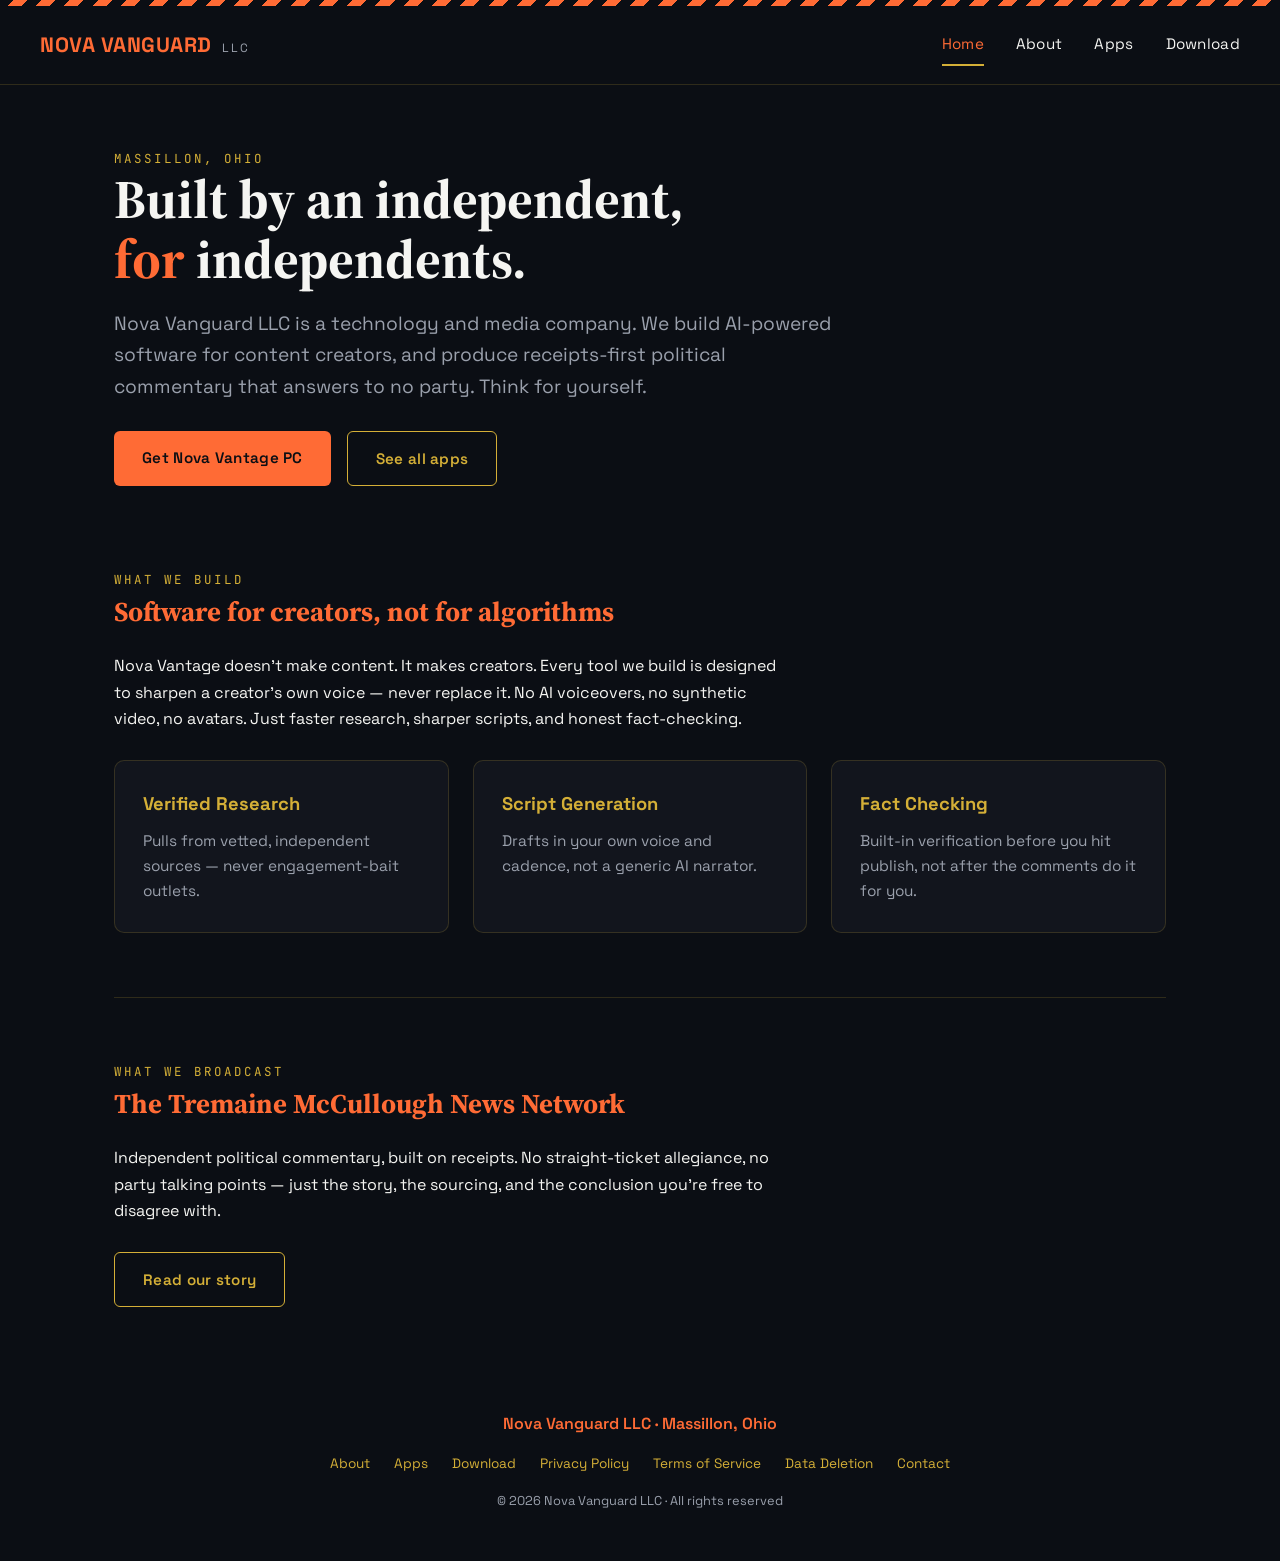
<file: index.html>
<!DOCTYPE html>
<html lang="en">
<head>
<meta charset="UTF-8" />
<meta name="viewport" content="width=device-width, initial-scale=1.0" />
<title>Nova Vanguard LLC — Technology &amp; Independent Media</title>
<meta name="description" content="Nova Vanguard LLC builds AI-powered creator tools and produces receipts-first independent political commentary." />
<link rel="preconnect" href="https://fonts.googleapis.com">
<link href="https://fonts.googleapis.com/css2?family=Source+Serif+4:ital,opsz,wght@0,8..60,400;0,8..60,600;1,8..60,400&family=Space+Grotesk:wght@400;500;600;700&family=JetBrains+Mono:wght@400;500&display=swap" rel="stylesheet">
<link rel="stylesheet" href="styles.css">
</head>
<body>
<div class="stripe-bar"></div>

<header class="site-nav">
  <a href="index.html" class="brand">
    <span class="mark">NOVA VANGUARD</span>
    <span class="sub">LLC</span>
  </a>
  <nav class="links">
    <a href="index.html" class="active">Home</a>
    <a href="about.html">About</a>
    <a href="apps.html">Apps</a>
    <a href="download.html">Download</a>
  </nav>
</header>

<main class="wide">
  <section style="border-bottom:none; padding-bottom:20px;">
    <p class="eyebrow">Massillon, Ohio</p>
    <h1>Built by an independent,<br><span class="accent">for</span> independents.</h1>
    <p class="lede">
      Nova Vanguard LLC is a technology and media company. We build AI-powered
      software for content creators, and produce receipts-first political
      commentary that answers to no party. Think for yourself.
    </p>
    <div class="btn-row">
      <a href="download.html" class="btn btn-primary">Get Nova Vantage PC</a>
      <a href="apps.html" class="btn btn-outline">See all apps</a>
    </div>
  </section>

  <section>
    <p class="eyebrow">What we build</p>
    <h2>Software for creators, not for algorithms</h2>
    <p>
      Nova Vantage doesn't make content. It makes creators. Every tool we
      build is designed to sharpen a creator's own voice — never replace it.
      No AI voiceovers, no synthetic video, no avatars. Just faster research,
      sharper scripts, and honest fact-checking.
    </p>
    <div class="card-grid">
      <div class="card">
        <h3>Verified Research</h3>
        <p>Pulls from vetted, independent sources — never engagement-bait outlets.</p>
      </div>
      <div class="card">
        <h3>Script Generation</h3>
        <p>Drafts in your own voice and cadence, not a generic AI narrator.</p>
      </div>
      <div class="card">
        <h3>Fact Checking</h3>
        <p>Built-in verification before you hit publish, not after the comments do it for you.</p>
      </div>
    </div>
  </section>

  <section>
    <p class="eyebrow">What we broadcast</p>
    <h2>The Tremaine McCullough News Network</h2>
    <p>
      Independent political commentary, built on receipts. No straight-ticket
      allegiance, no party talking points — just the story, the sourcing, and
      the conclusion you're free to disagree with.
    </p>
    <div class="btn-row">
      <a href="about.html" class="btn btn-outline">Read our story</a>
    </div>
  </section>
</main>

<footer>
  <div class="footer-brand">Nova Vanguard LLC · Massillon, Ohio</div>
  <div class="footer-links">
    <a href="about.html">About</a>
    <a href="apps.html">Apps</a>
    <a href="download.html">Download</a>
    <a href="privacy.html">Privacy Policy</a>
    <a href="terms.html">Terms of Service</a>
    <a href="data-deletion.html">Data Deletion</a>
    <a href="mailto:tremainej@novavanguardllc.com">Contact</a>
  </div>
  <div class="copyright">© 2026 Nova Vanguard LLC · All rights reserved</div>
</footer>

</body>
</html>
</file>
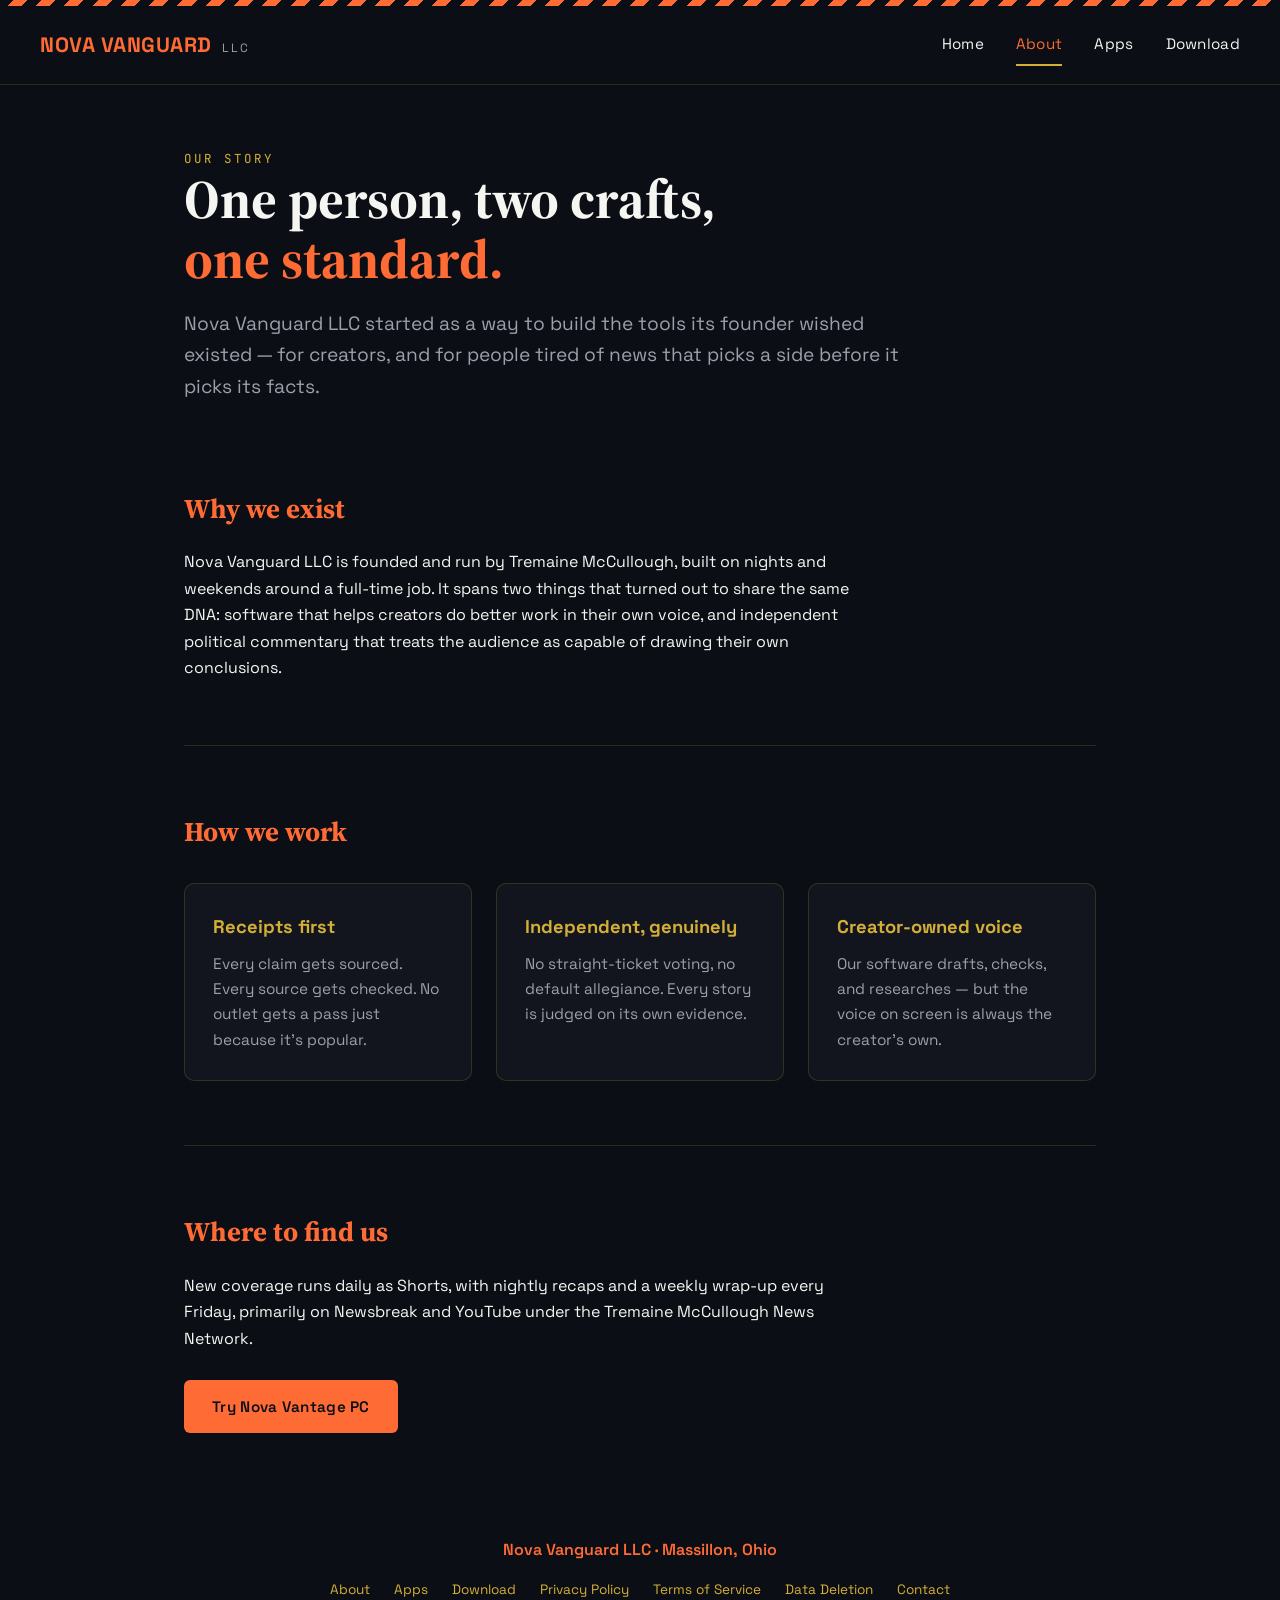
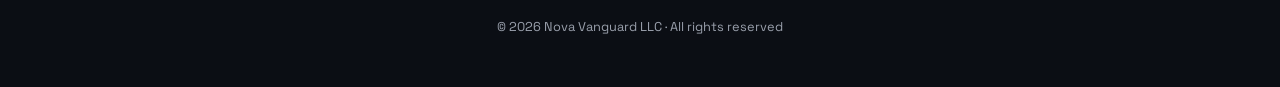
<file: about.html>
<!DOCTYPE html>
<html lang="en">
<head>
<meta charset="UTF-8" />
<meta name="viewport" content="width=device-width, initial-scale=1.0" />
<title>About — Nova Vanguard LLC</title>
<link rel="preconnect" href="https://fonts.googleapis.com">
<link href="https://fonts.googleapis.com/css2?family=Source+Serif+4:ital,opsz,wght@0,8..60,400;0,8..60,600;1,8..60,400&family=Space+Grotesk:wght@400;500;600;700&family=JetBrains+Mono:wght@400;500&display=swap" rel="stylesheet">
<link rel="stylesheet" href="styles.css">
</head>
<body>
<div class="stripe-bar"></div>

<header class="site-nav">
  <a href="index.html" class="brand">
    <span class="mark">NOVA VANGUARD</span>
    <span class="sub">LLC</span>
  </a>
  <nav class="links">
    <a href="index.html">Home</a>
    <a href="about.html" class="active">About</a>
    <a href="apps.html">Apps</a>
    <a href="download.html">Download</a>
  </nav>
</header>

<main>
  <section style="border-bottom:none; padding-bottom:20px;">
    <p class="eyebrow">Our story</p>
    <h1>One person, two crafts,<br><span class="accent">one standard.</span></h1>
    <p class="lede">
      Nova Vanguard LLC started as a way to build the tools its founder
      wished existed — for creators, and for people tired of news that
      picks a side before it picks its facts.
    </p>
  </section>

  <section>
    <h2>Why we exist</h2>
    <p>
      Nova Vanguard LLC is founded and run by Tremaine McCullough, built on
      nights and weekends around a full-time job. It spans two things that
      turned out to share the same DNA: software that helps creators do
      better work in their own voice, and independent political commentary
      that treats the audience as capable of drawing their own conclusions.
    </p>
  </section>

  <section>
    <h2>How we work</h2>
    <div class="card-grid">
      <div class="card">
        <h3>Receipts first</h3>
        <p>Every claim gets sourced. Every source gets checked. No outlet gets a pass just because it's popular.</p>
      </div>
      <div class="card">
        <h3>Independent, genuinely</h3>
        <p>No straight-ticket voting, no default allegiance. Every story is judged on its own evidence.</p>
      </div>
      <div class="card">
        <h3>Creator-owned voice</h3>
        <p>Our software drafts, checks, and researches — but the voice on screen is always the creator's own.</p>
      </div>
    </div>
  </section>

  <section>
    <h2>Where to find us</h2>
    <p>
      New coverage runs daily as Shorts, with nightly recaps and a weekly
      wrap-up every Friday, primarily on Newsbreak and YouTube under the
      Tremaine McCullough News Network.
    </p>
    <div class="btn-row">
      <a href="download.html" class="btn btn-primary">Try Nova Vantage PC</a>
    </div>
  </section>
</main>

<footer>
  <div class="footer-brand">Nova Vanguard LLC · Massillon, Ohio</div>
  <div class="footer-links">
    <a href="about.html">About</a>
    <a href="apps.html">Apps</a>
    <a href="download.html">Download</a>
    <a href="privacy.html">Privacy Policy</a>
    <a href="terms.html">Terms of Service</a>
    <a href="data-deletion.html">Data Deletion</a>
    <a href="mailto:tremainej@novavanguardllc.com">Contact</a>
  </div>
  <div class="copyright">© 2026 Nova Vanguard LLC · All rights reserved</div>
</footer>

</body>
</html>
</file>
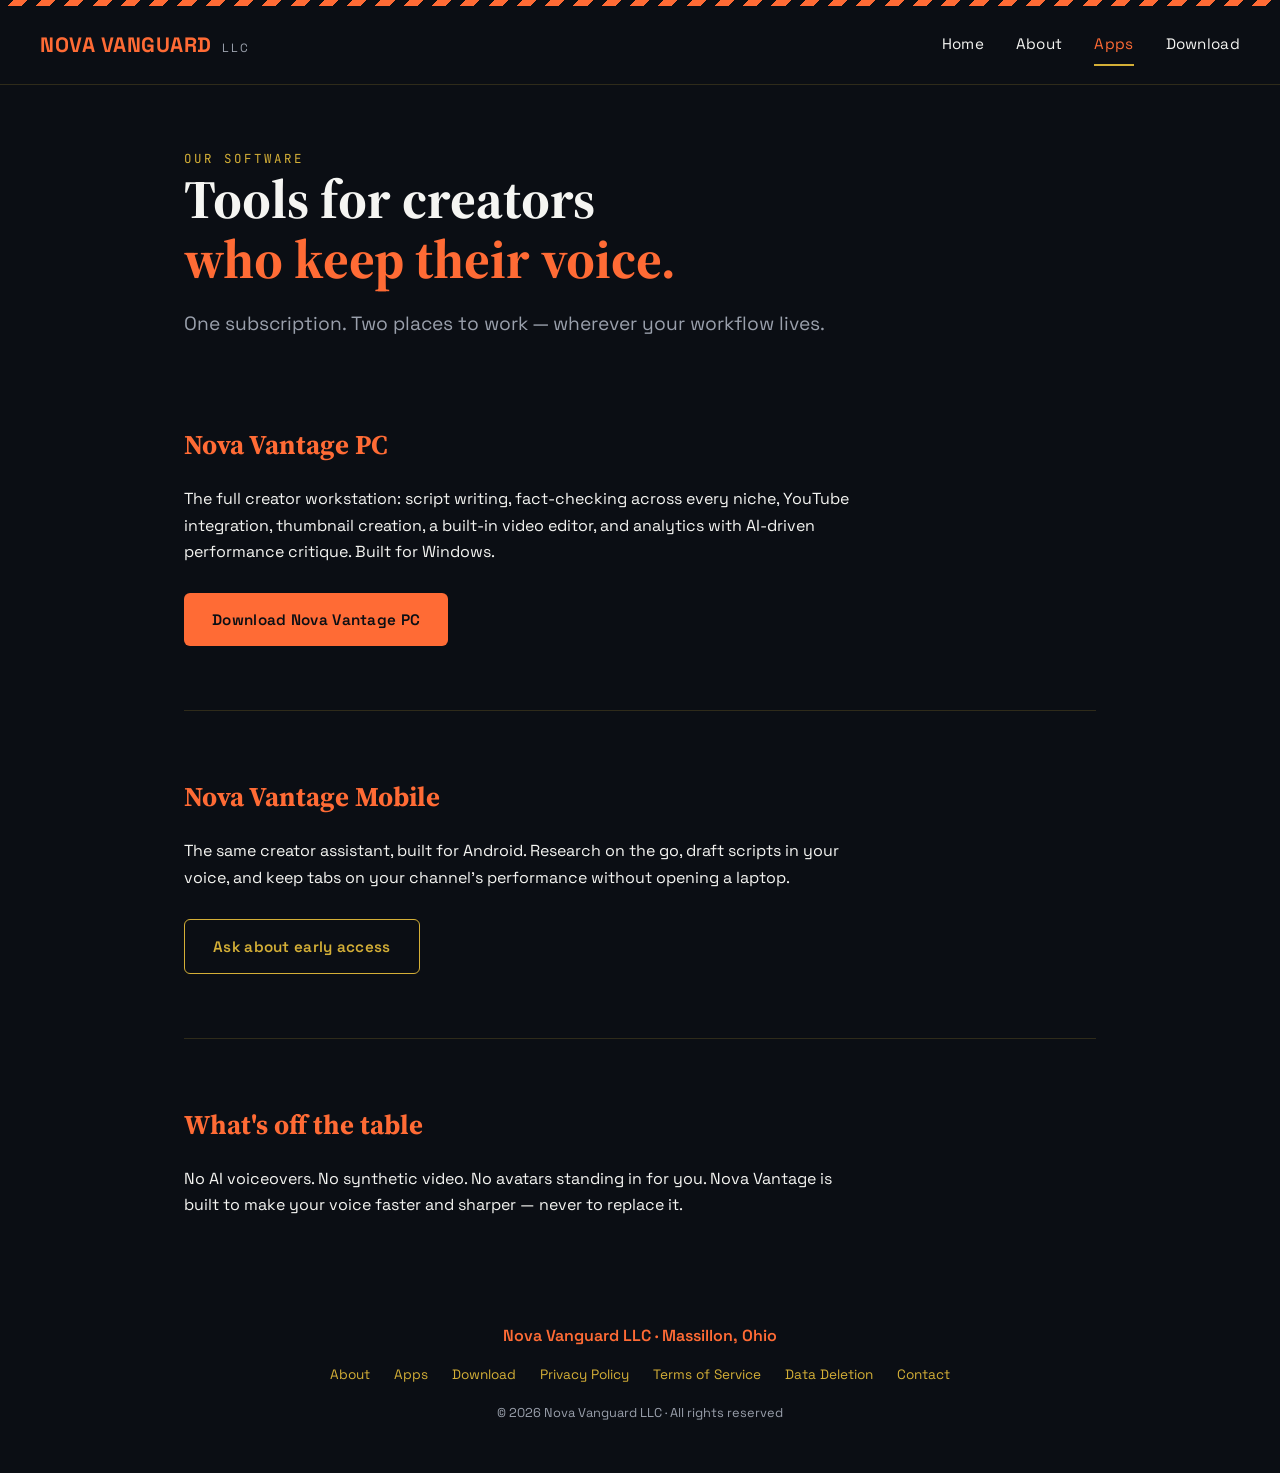
<file: apps.html>
<!DOCTYPE html>
<html lang="en">
<head>
<meta charset="UTF-8" />
<meta name="viewport" content="width=device-width, initial-scale=1.0" />
<title>Apps — Nova Vanguard LLC</title>
<link rel="preconnect" href="https://fonts.googleapis.com">
<link href="https://fonts.googleapis.com/css2?family=Source+Serif+4:ital,opsz,wght@0,8..60,400;0,8..60,600;1,8..60,400&family=Space+Grotesk:wght@400;500;600;700&family=JetBrains+Mono:wght@400;500&display=swap" rel="stylesheet">
<link rel="stylesheet" href="styles.css">
</head>
<body>
<div class="stripe-bar"></div>

<header class="site-nav">
  <a href="index.html" class="brand">
    <span class="mark">NOVA VANGUARD</span>
    <span class="sub">LLC</span>
  </a>
  <nav class="links">
    <a href="index.html">Home</a>
    <a href="about.html">About</a>
    <a href="apps.html" class="active">Apps</a>
    <a href="download.html">Download</a>
  </nav>
</header>

<main>
  <section style="border-bottom:none; padding-bottom:20px;">
    <p class="eyebrow">Our software</p>
    <h1>Tools for creators<br><span class="accent">who keep their voice.</span></h1>
    <p class="lede">
      One subscription. Two places to work — wherever your workflow lives.
    </p>
  </section>

  <section>
    <h2>Nova Vantage PC</h2>
    <p>
      The full creator workstation: script writing, fact-checking across
      every niche, YouTube integration, thumbnail creation, a built-in
      video editor, and analytics with AI-driven performance critique.
      Built for Windows.
    </p>
    <div class="btn-row">
      <a href="download.html" class="btn btn-primary">Download Nova Vantage PC</a>
    </div>
  </section>

  <section>
    <h2>Nova Vantage Mobile</h2>
    <p>
      The same creator assistant, built for Android. Research on the go,
      draft scripts in your voice, and keep tabs on your channel's
      performance without opening a laptop.
    </p>
    <div class="btn-row">
      <a href="mailto:tremainej@novavanguardllc.com" class="btn btn-outline">Ask about early access</a>
    </div>
  </section>

  <section>
    <h2>What's off the table</h2>
    <p>
      No AI voiceovers. No synthetic video. No avatars standing in for you.
      Nova Vantage is built to make your voice faster and sharper — never
      to replace it.
    </p>
  </section>
</main>

<footer>
  <div class="footer-brand">Nova Vanguard LLC · Massillon, Ohio</div>
  <div class="footer-links">
    <a href="about.html">About</a>
    <a href="apps.html">Apps</a>
    <a href="download.html">Download</a>
    <a href="privacy.html">Privacy Policy</a>
    <a href="terms.html">Terms of Service</a>
    <a href="data-deletion.html">Data Deletion</a>
    <a href="mailto:tremainej@novavanguardllc.com">Contact</a>
  </div>
  <div class="copyright">© 2026 Nova Vanguard LLC · All rights reserved</div>
</footer>

</body>
</html>
</file>
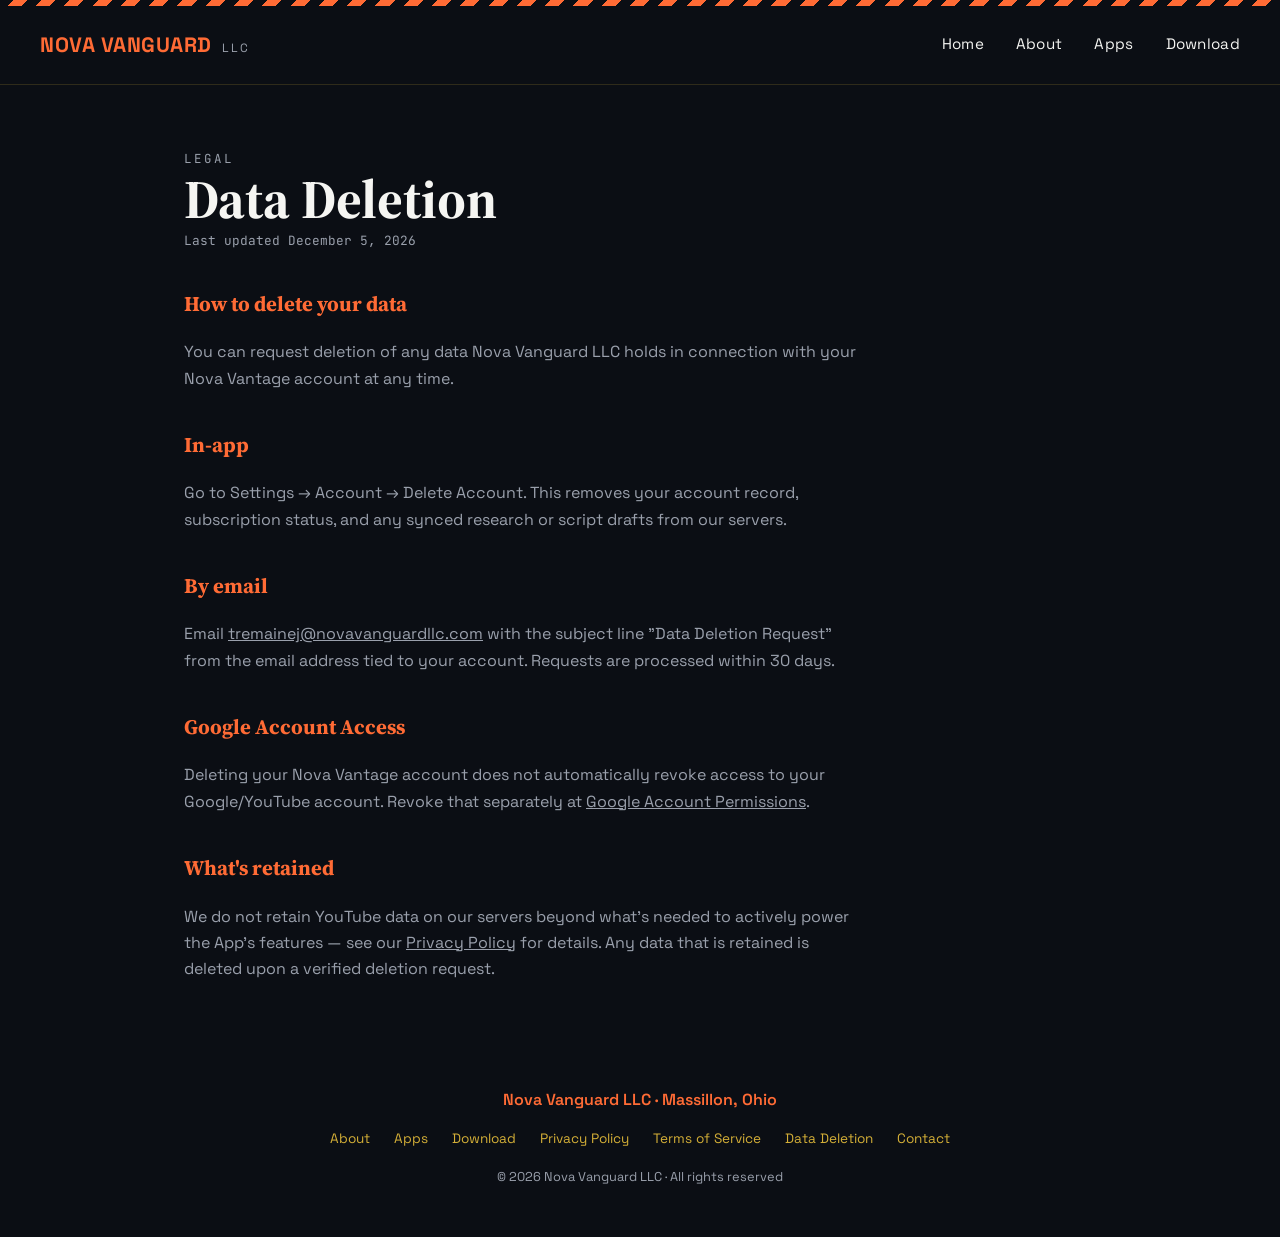
<file: data-deletion.html>
<!DOCTYPE html>
<html lang="en">
<head>
<meta charset="UTF-8" />
<meta name="viewport" content="width=device-width, initial-scale=1.0" />
<title>Data Deletion — Nova Vanguard LLC</title>
<link rel="preconnect" href="https://fonts.googleapis.com">
<link href="https://fonts.googleapis.com/css2?family=Source+Serif+4:ital,opsz,wght@0,8..60,400;0,8..60,600;1,8..60,400&family=Space+Grotesk:wght@400;500;600;700&family=JetBrains+Mono:wght@400;500&display=swap" rel="stylesheet">
<link rel="stylesheet" href="styles.css">
</head>
<body>
<div class="stripe-bar"></div>

<header class="site-nav">
  <a href="index.html" class="brand">
    <span class="mark">NOVA VANGUARD</span>
    <span class="sub">LLC</span>
  </a>
  <nav class="links">
    <a href="index.html">Home</a>
    <a href="about.html">About</a>
    <a href="apps.html">Apps</a>
    <a href="download.html">Download</a>
  </nav>
</header>

<main class="legal">
  <section style="border-bottom:none; padding-bottom:0;">
    <p class="eyebrow">Legal</p>
    <h1>Data Deletion</h1>
    <p class="updated" id="updated"></p>
  </section>

  <section style="border-bottom:none; padding-top:0;">
    <h2>How to delete your data</h2>
    <p>
      You can request deletion of any data Nova Vanguard LLC holds in
      connection with your Nova Vantage account at any time.
    </p>
    <h2>In-app</h2>
    <p>
      Go to Settings → Account → Delete Account. This removes your account
      record, subscription status, and any synced research or script drafts
      from our servers.
    </p>
    <h2>By email</h2>
    <p>
      Email <a href="mailto:tremainej@novavanguardllc.com">tremainej@novavanguardllc.com</a>
      with the subject line "Data Deletion Request" from the email address
      tied to your account. Requests are processed within 30 days.
    </p>
    <h2>Google Account Access</h2>
    <p>
      Deleting your Nova Vantage account does not automatically revoke
      access to your Google/YouTube account. Revoke that separately at
      <a href="https://myaccount.google.com/permissions" target="_blank" rel="noopener">Google Account Permissions</a>.
    </p>
    <h2>What's retained</h2>
    <p>
      We do not retain YouTube data on our servers beyond what's needed to
      actively power the App's features — see our
      <a href="privacy.html">Privacy Policy</a> for details. Any data that
      is retained is deleted upon a verified deletion request.
    </p>
  </section>
</main>

<footer>
  <div class="footer-brand">Nova Vanguard LLC · Massillon, Ohio</div>
  <div class="footer-links">
    <a href="about.html">About</a>
    <a href="apps.html">Apps</a>
    <a href="download.html">Download</a>
    <a href="privacy.html">Privacy Policy</a>
    <a href="terms.html">Terms of Service</a>
    <a href="data-deletion.html">Data Deletion</a>
    <a href="mailto:tremainej@novavanguardllc.com">Contact</a>
  </div>
  <div class="copyright">© 2026 Nova Vanguard LLC · All rights reserved</div>
</footer>

<script>
  document.getElementById('updated').textContent = 'Last updated ' + new Date().toLocaleDateString('en-US', { month: 'long', day: 'numeric', year: 'numeric' });
</script>
</body>
</html>
</file>
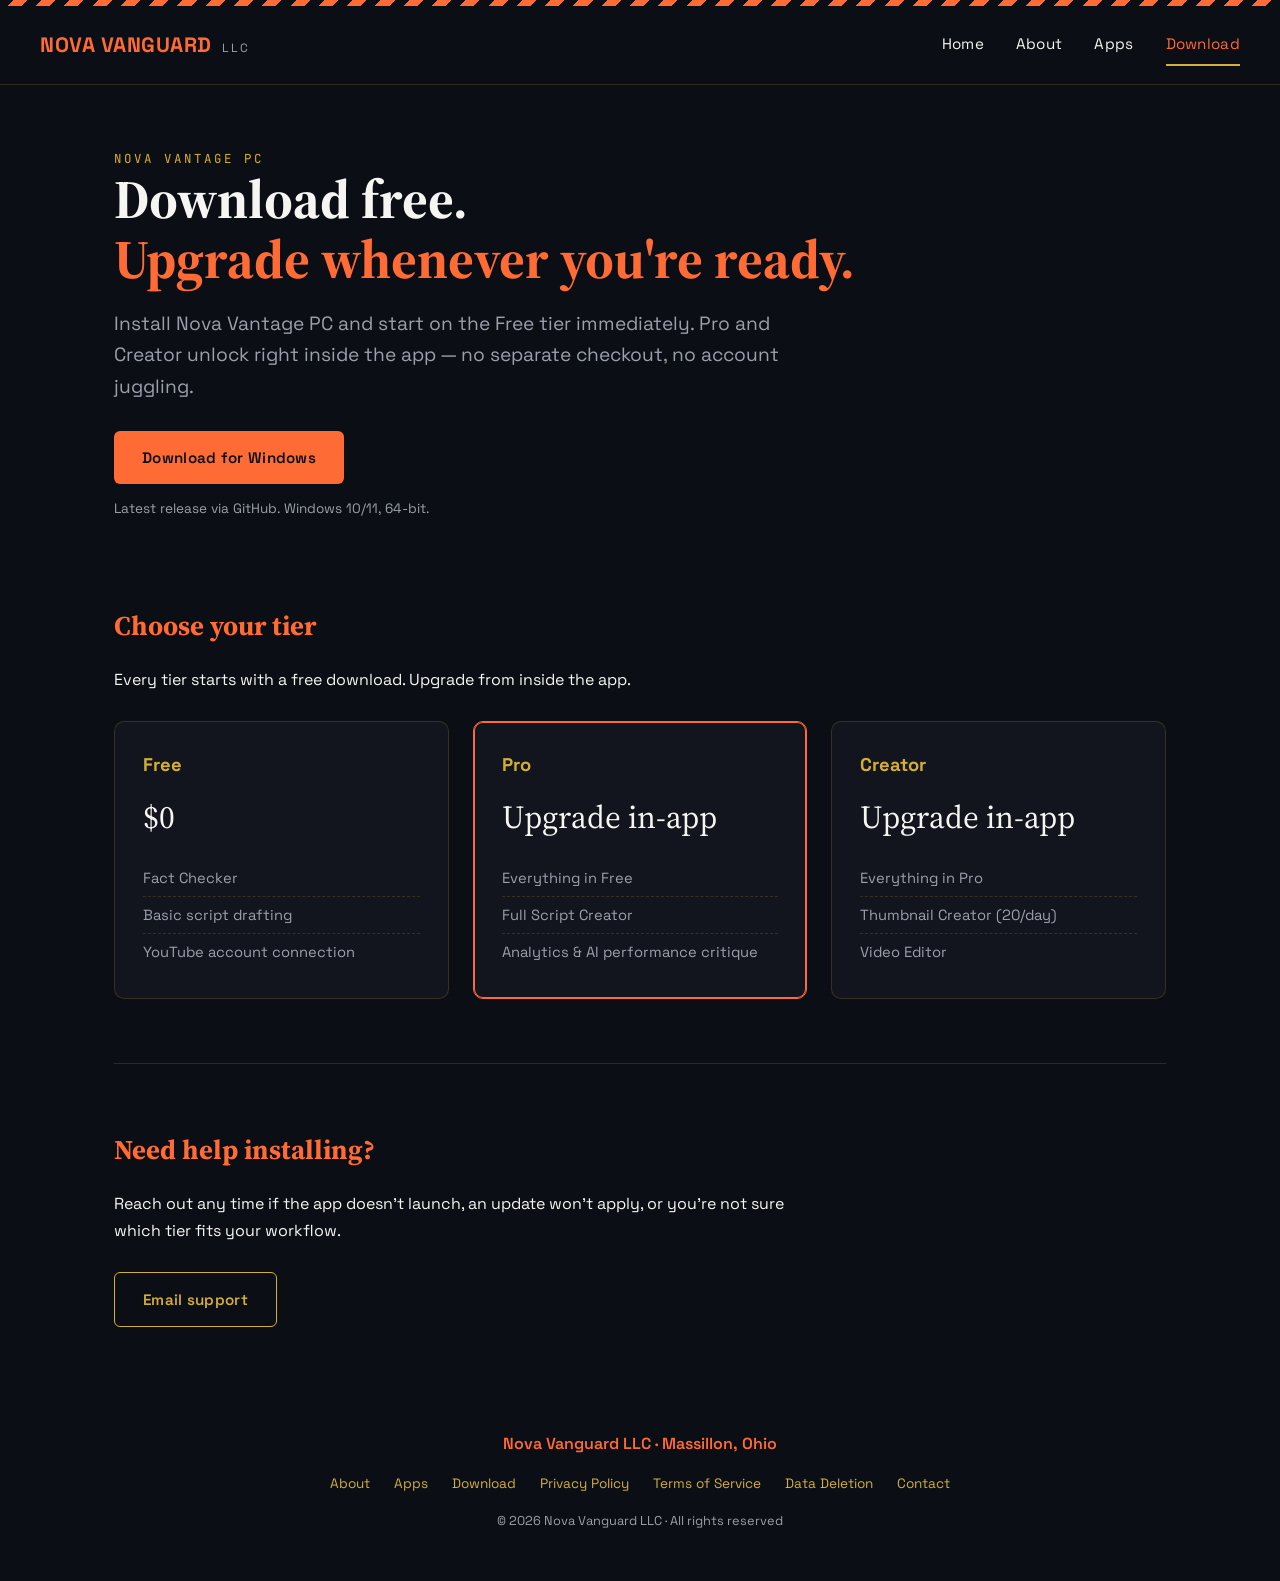
<file: download.html>
<!DOCTYPE html>
<html lang="en">
<head>
<meta charset="UTF-8" />
<meta name="viewport" content="width=device-width, initial-scale=1.0" />
<title>Download Nova Vantage PC — Nova Vanguard LLC</title>
<link rel="preconnect" href="https://fonts.googleapis.com">
<link href="https://fonts.googleapis.com/css2?family=Source+Serif+4:ital,opsz,wght@0,8..60,400;0,8..60,600;1,8..60,400&family=Space+Grotesk:wght@400;500;600;700&family=JetBrains+Mono:wght@400;500&display=swap" rel="stylesheet">
<link rel="stylesheet" href="styles.css">
</head>
<body>
<div class="stripe-bar"></div>

<header class="site-nav">
  <a href="index.html" class="brand">
    <span class="mark">NOVA VANGUARD</span>
    <span class="sub">LLC</span>
  </a>
  <nav class="links">
    <a href="index.html">Home</a>
    <a href="about.html">About</a>
    <a href="apps.html">Apps</a>
    <a href="download.html" class="active">Download</a>
  </nav>
</header>

<main class="wide">
  <section style="border-bottom:none; padding-bottom:20px;">
    <p class="eyebrow">Nova Vantage PC</p>
    <h1>Download free.<br><span class="accent">Upgrade whenever you're ready.</span></h1>
    <p class="lede">
      Install Nova Vantage PC and start on the Free tier immediately. Pro and
      Creator unlock right inside the app — no separate checkout, no account
      juggling.
    </p>
    <div class="btn-row">
      <a href="https://github.com/novavanguardllc-lab/nova-vantage-pc/releases/latest" class="btn btn-primary">Download for Windows</a>
    </div>
    <p style="margin-top:14px; color:var(--grey); font-size:0.85rem;">
      Latest release via GitHub. Windows 10/11, 64-bit.
    </p>
  </section>

  <section>
    <h2>Choose your tier</h2>
    <p style="margin-bottom: 10px;">Every tier starts with a free download. Upgrade from inside the app.</p>
    <div class="card-grid">
      <div class="tier">
        <h3>Free</h3>
        <p class="price">$0</p>
        <ul>
          <li>Fact Checker</li>
          <li>Basic script drafting</li>
          <li>YouTube account connection</li>
        </ul>
      </div>
      <div class="tier featured">
        <h3>Pro</h3>
        <p class="price">Upgrade in-app</p>
        <ul>
          <li>Everything in Free</li>
          <li>Full Script Creator</li>
          <li>Analytics &amp; AI performance critique</li>
        </ul>
      </div>
      <div class="tier">
        <h3>Creator</h3>
        <p class="price">Upgrade in-app</p>
        <ul>
          <li>Everything in Pro</li>
          <li>Thumbnail Creator (20/day)</li>
          <li>Video Editor</li>
        </ul>
      </div>
    </div>
  </section>

  <section>
    <h2>Need help installing?</h2>
    <p>
      Reach out any time if the app doesn't launch, an update won't apply,
      or you're not sure which tier fits your workflow.
    </p>
    <div class="btn-row">
      <a href="mailto:tremainej@novavanguardllc.com" class="btn btn-outline">Email support</a>
    </div>
  </section>
</main>

<footer>
  <div class="footer-brand">Nova Vanguard LLC · Massillon, Ohio</div>
  <div class="footer-links">
    <a href="about.html">About</a>
    <a href="apps.html">Apps</a>
    <a href="download.html">Download</a>
    <a href="privacy.html">Privacy Policy</a>
    <a href="terms.html">Terms of Service</a>
    <a href="data-deletion.html">Data Deletion</a>
    <a href="mailto:tremainej@novavanguardllc.com">Contact</a>
  </div>
  <div class="copyright">© 2026 Nova Vanguard LLC · All rights reserved</div>
</footer>

</body>
</html>
</file>
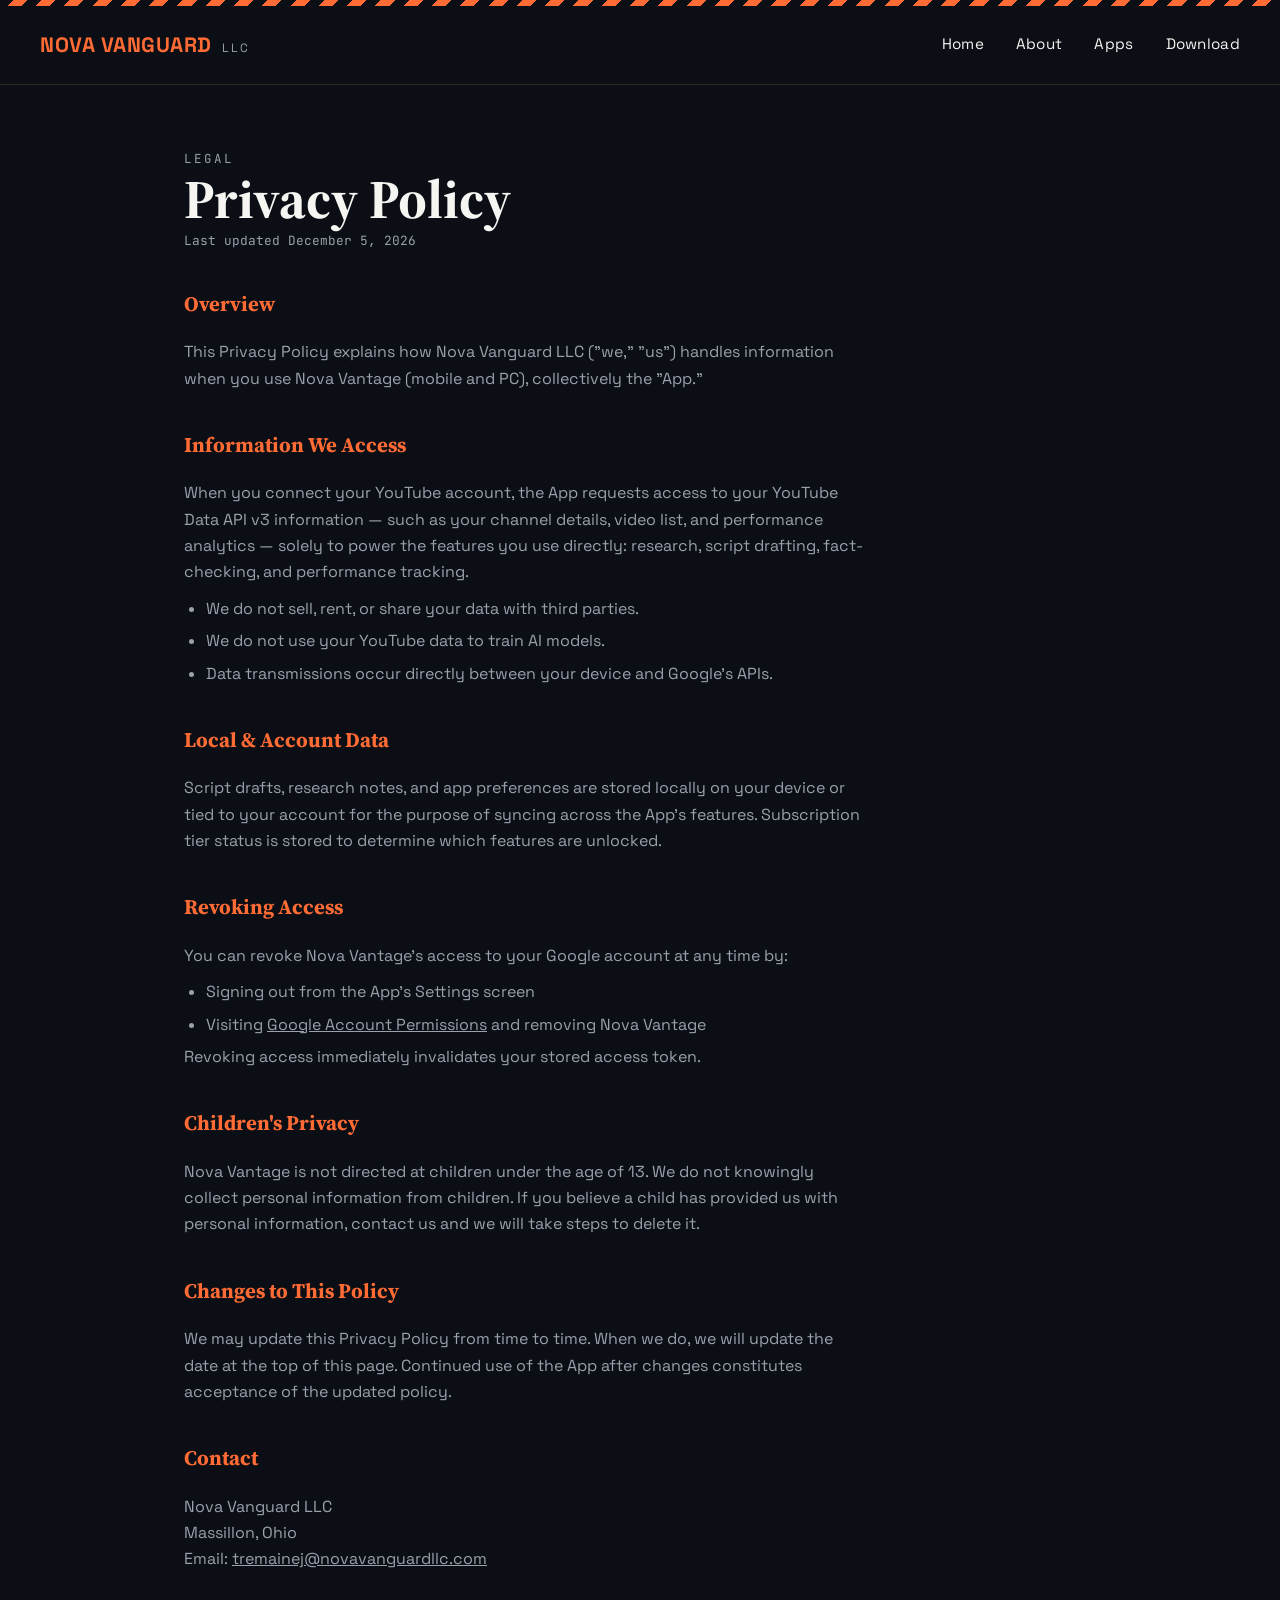
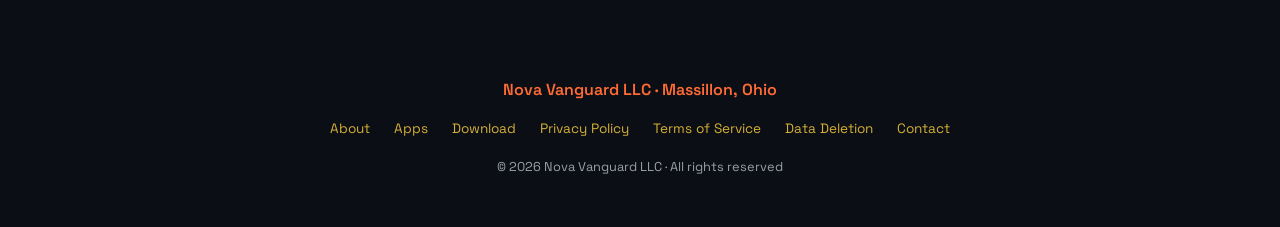
<file: privacy.html>
<!DOCTYPE html>
<html lang="en">
<head>
<meta charset="UTF-8" />
<meta name="viewport" content="width=device-width, initial-scale=1.0" />
<title>Privacy Policy — Nova Vanguard LLC</title>
<link rel="preconnect" href="https://fonts.googleapis.com">
<link href="https://fonts.googleapis.com/css2?family=Source+Serif+4:ital,opsz,wght@0,8..60,400;0,8..60,600;1,8..60,400&family=Space+Grotesk:wght@400;500;600;700&family=JetBrains+Mono:wght@400;500&display=swap" rel="stylesheet">
<link rel="stylesheet" href="styles.css">
</head>
<body>
<div class="stripe-bar"></div>

<header class="site-nav">
  <a href="index.html" class="brand">
    <span class="mark">NOVA VANGUARD</span>
    <span class="sub">LLC</span>
  </a>
  <nav class="links">
    <a href="index.html">Home</a>
    <a href="about.html">About</a>
    <a href="apps.html">Apps</a>
    <a href="download.html">Download</a>
  </nav>
</header>

<main class="legal">
  <section style="border-bottom:none; padding-bottom:0;">
    <p class="eyebrow">Legal</p>
    <h1>Privacy Policy</h1>
    <p class="updated" id="updated"></p>
  </section>

  <section style="border-bottom:none; padding-top:0;">
    <h2>Overview</h2>
    <p>
      This Privacy Policy explains how Nova Vanguard LLC ("we," "us") handles
      information when you use Nova Vantage (mobile and PC), collectively
      the "App."
    </p>

    <h2>Information We Access</h2>
    <p>
      When you connect your YouTube account, the App requests access to your
      YouTube Data API v3 information — such as your channel details, video
      list, and performance analytics — solely to power the features you use
      directly: research, script drafting, fact-checking, and performance
      tracking.
    </p>
    <ul>
      <li>We do not sell, rent, or share your data with third parties.</li>
      <li>We do not use your YouTube data to train AI models.</li>
      <li>Data transmissions occur directly between your device and Google's APIs.</li>
    </ul>

    <h2>Local &amp; Account Data</h2>
    <p>
      Script drafts, research notes, and app preferences are stored locally
      on your device or tied to your account for the purpose of syncing
      across the App's features. Subscription tier status is stored to
      determine which features are unlocked.
    </p>

    <h2>Revoking Access</h2>
    <p>You can revoke Nova Vantage's access to your Google account at any time by:</p>
    <ul>
      <li>Signing out from the App's Settings screen</li>
      <li>Visiting <a href="https://myaccount.google.com/permissions" target="_blank" rel="noopener">Google Account Permissions</a> and removing Nova Vantage</li>
    </ul>
    <p>Revoking access immediately invalidates your stored access token.</p>

    <h2>Children's Privacy</h2>
    <p>
      Nova Vantage is not directed at children under the age of 13. We do
      not knowingly collect personal information from children. If you
      believe a child has provided us with personal information, contact us
      and we will take steps to delete it.
    </p>

    <h2>Changes to This Policy</h2>
    <p>
      We may update this Privacy Policy from time to time. When we do, we
      will update the date at the top of this page. Continued use of the
      App after changes constitutes acceptance of the updated policy.
    </p>

    <h2>Contact</h2>
    <p>
      Nova Vanguard LLC<br>
      Massillon, Ohio<br>
      Email: <a href="mailto:tremainej@novavanguardllc.com">tremainej@novavanguardllc.com</a>
    </p>
  </section>
</main>

<footer>
  <div class="footer-brand">Nova Vanguard LLC · Massillon, Ohio</div>
  <div class="footer-links">
    <a href="about.html">About</a>
    <a href="apps.html">Apps</a>
    <a href="download.html">Download</a>
    <a href="privacy.html">Privacy Policy</a>
    <a href="terms.html">Terms of Service</a>
    <a href="data-deletion.html">Data Deletion</a>
    <a href="mailto:tremainej@novavanguardllc.com">Contact</a>
  </div>
  <div class="copyright">© 2026 Nova Vanguard LLC · All rights reserved</div>
</footer>

<script>
  document.getElementById('updated').textContent = 'Last updated ' + new Date().toLocaleDateString('en-US', { month: 'long', day: 'numeric', year: 'numeric' });
</script>
</body>
</html>
</file>
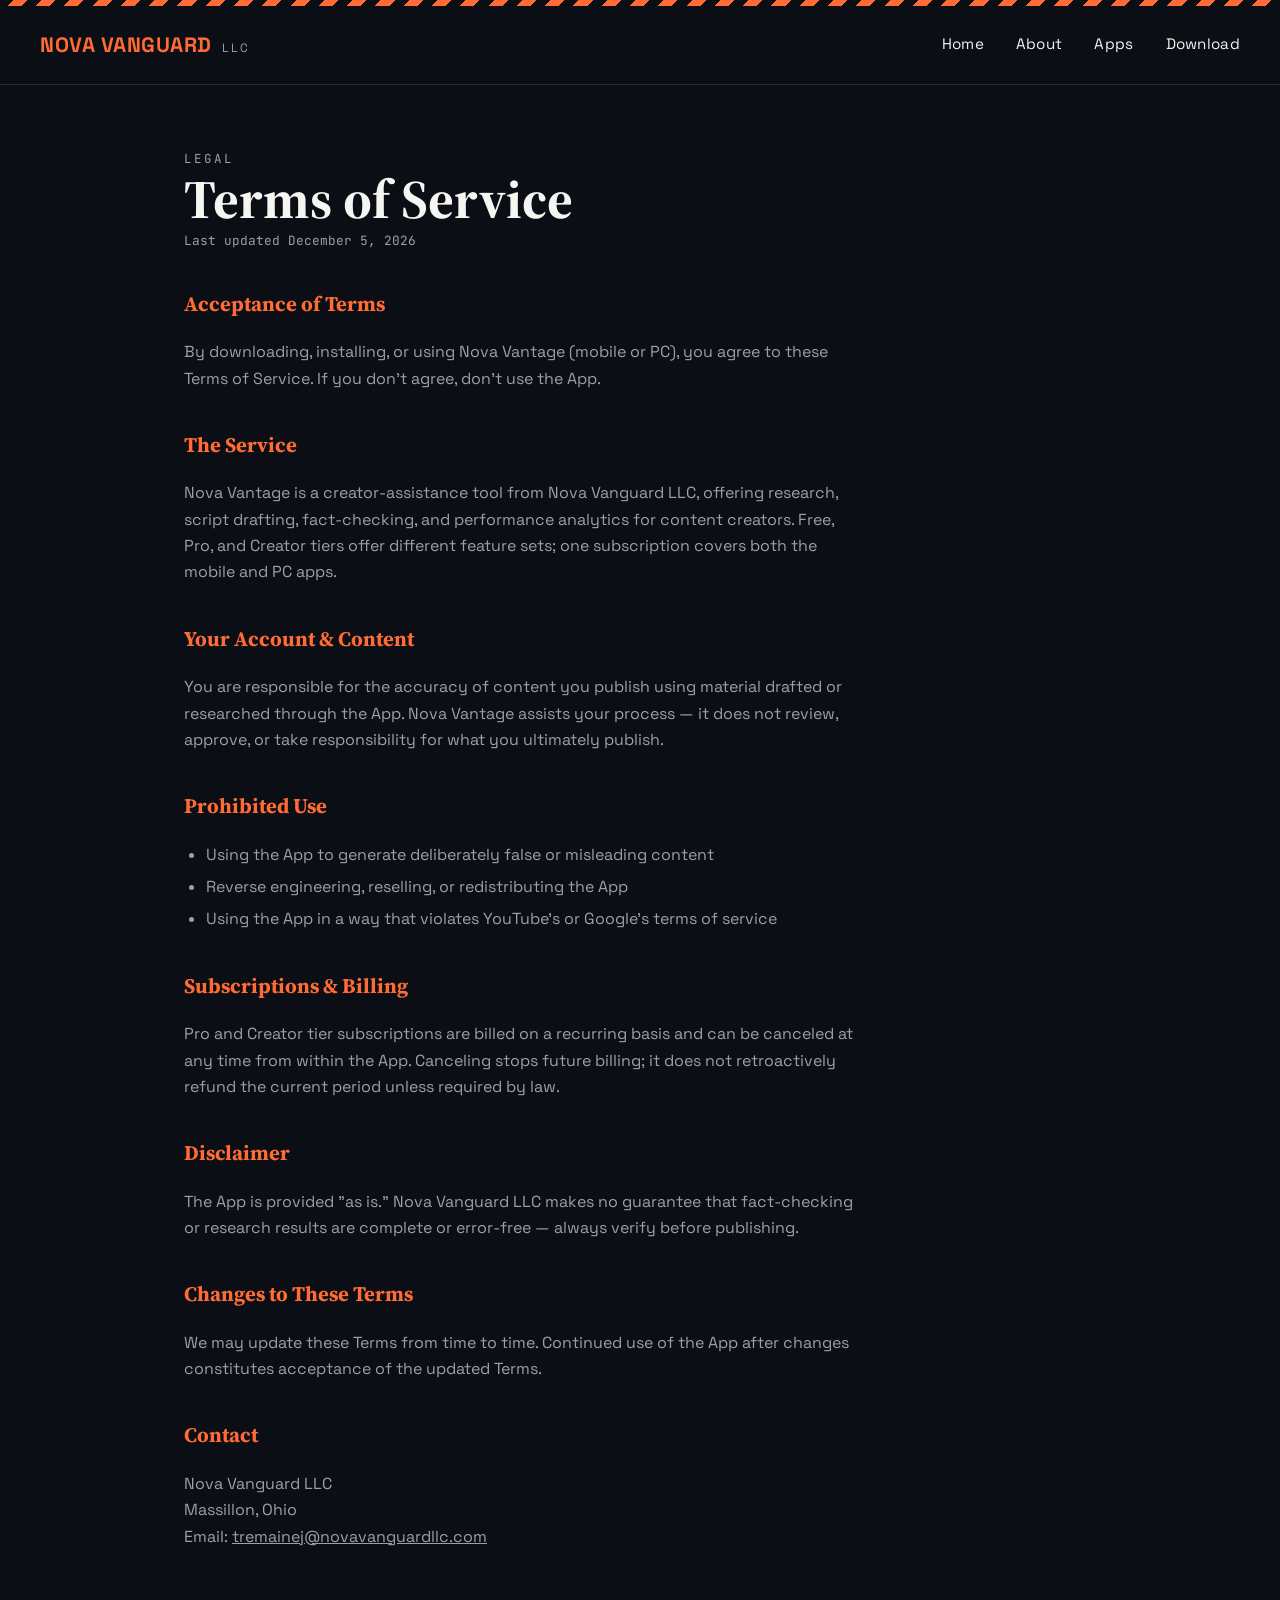
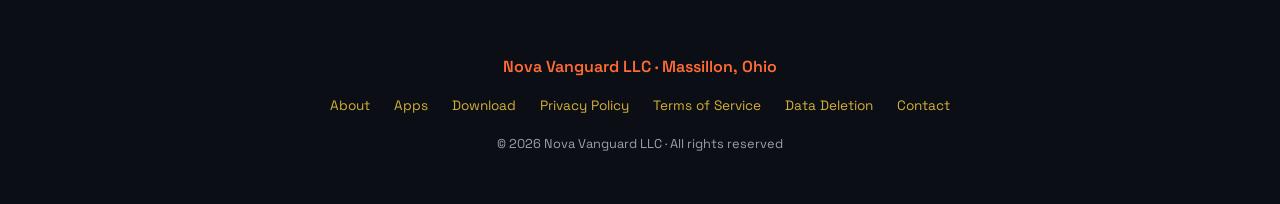
<file: terms.html>
<!DOCTYPE html>
<html lang="en">
<head>
<meta charset="UTF-8" />
<meta name="viewport" content="width=device-width, initial-scale=1.0" />
<title>Terms of Service — Nova Vanguard LLC</title>
<link rel="preconnect" href="https://fonts.googleapis.com">
<link href="https://fonts.googleapis.com/css2?family=Source+Serif+4:ital,opsz,wght@0,8..60,400;0,8..60,600;1,8..60,400&family=Space+Grotesk:wght@400;500;600;700&family=JetBrains+Mono:wght@400;500&display=swap" rel="stylesheet">
<link rel="stylesheet" href="styles.css">
</head>
<body>
<div class="stripe-bar"></div>

<header class="site-nav">
  <a href="index.html" class="brand">
    <span class="mark">NOVA VANGUARD</span>
    <span class="sub">LLC</span>
  </a>
  <nav class="links">
    <a href="index.html">Home</a>
    <a href="about.html">About</a>
    <a href="apps.html">Apps</a>
    <a href="download.html">Download</a>
  </nav>
</header>

<main class="legal">
  <section style="border-bottom:none; padding-bottom:0;">
    <p class="eyebrow">Legal</p>
    <h1>Terms of Service</h1>
    <p class="updated" id="updated"></p>
  </section>

  <section style="border-bottom:none; padding-top:0;">
    <h2>Acceptance of Terms</h2>
    <p>
      By downloading, installing, or using Nova Vantage (mobile or PC), you
      agree to these Terms of Service. If you don't agree, don't use the App.
    </p>

    <h2>The Service</h2>
    <p>
      Nova Vantage is a creator-assistance tool from Nova Vanguard LLC,
      offering research, script drafting, fact-checking, and performance
      analytics for content creators. Free, Pro, and Creator tiers offer
      different feature sets; one subscription covers both the mobile and PC
      apps.
    </p>

    <h2>Your Account &amp; Content</h2>
    <p>
      You are responsible for the accuracy of content you publish using
      material drafted or researched through the App. Nova Vantage assists
      your process — it does not review, approve, or take responsibility for
      what you ultimately publish.
    </p>

    <h2>Prohibited Use</h2>
    <ul>
      <li>Using the App to generate deliberately false or misleading content</li>
      <li>Reverse engineering, reselling, or redistributing the App</li>
      <li>Using the App in a way that violates YouTube's or Google's terms of service</li>
    </ul>

    <h2>Subscriptions &amp; Billing</h2>
    <p>
      Pro and Creator tier subscriptions are billed on a recurring basis and
      can be canceled at any time from within the App. Canceling stops
      future billing; it does not retroactively refund the current period
      unless required by law.
    </p>

    <h2>Disclaimer</h2>
    <p>
      The App is provided "as is." Nova Vanguard LLC makes no guarantee that
      fact-checking or research results are complete or error-free — always
      verify before publishing.
    </p>

    <h2>Changes to These Terms</h2>
    <p>
      We may update these Terms from time to time. Continued use of the App
      after changes constitutes acceptance of the updated Terms.
    </p>

    <h2>Contact</h2>
    <p>
      Nova Vanguard LLC<br>
      Massillon, Ohio<br>
      Email: <a href="mailto:tremainej@novavanguardllc.com">tremainej@novavanguardllc.com</a>
    </p>
  </section>
</main>

<footer>
  <div class="footer-brand">Nova Vanguard LLC · Massillon, Ohio</div>
  <div class="footer-links">
    <a href="about.html">About</a>
    <a href="apps.html">Apps</a>
    <a href="download.html">Download</a>
    <a href="privacy.html">Privacy Policy</a>
    <a href="terms.html">Terms of Service</a>
    <a href="data-deletion.html">Data Deletion</a>
    <a href="mailto:tremainej@novavanguardllc.com">Contact</a>
  </div>
  <div class="copyright">© 2026 Nova Vanguard LLC · All rights reserved</div>
</footer>

<script>
  document.getElementById('updated').textContent = 'Last updated ' + new Date().toLocaleDateString('en-US', { month: 'long', day: 'numeric', year: 'numeric' });
</script>
</body>
</html>
</file>
<file: styles.css>
:root {
  --black: #0B0E14;
  --black-soft: #12151D;
  --orange: #FF6B35;
  --gold: #D4AF37;
  --white: #F5F5F2;
  --grey: #9AA0AC;
  --border: rgba(212, 175, 55, 0.18);
}

* { box-sizing: border-box; margin: 0; padding: 0; }

html { scroll-behavior: smooth; }

body {
  background: var(--black);
  color: var(--white);
  font-family: 'Space Grotesk', 'Segoe UI', Arial, sans-serif;
  line-height: 1.65;
  -webkit-font-smoothing: antialiased;
}

a { color: inherit; }

.serif {
  font-family: 'Source Serif 4', Georgia, serif;
}

.mono {
  font-family: 'JetBrains Mono', 'Courier New', monospace;
}

/* Tiger stripe accent bar */
.stripe-bar {
  height: 6px;
  background: repeating-linear-gradient(
    -45deg,
    var(--black) 0px, var(--black) 10px,
    var(--orange) 10px, var(--orange) 20px
  );
}

/* Nav */
header.site-nav {
  display: flex;
  align-items: center;
  justify-content: space-between;
  padding: 22px 40px;
  border-bottom: 1px solid var(--border);
  flex-wrap: wrap;
  gap: 16px;
}

.brand {
  display: flex;
  align-items: baseline;
  gap: 10px;
  text-decoration: none;
}

.brand .mark {
  color: var(--orange);
  font-weight: 700;
  font-size: 1.3rem;
  letter-spacing: 0.5px;
}

.brand .sub {
  color: var(--grey);
  font-size: 0.75rem;
  letter-spacing: 2px;
  text-transform: uppercase;
}

nav.links {
  display: flex;
  gap: 32px;
  flex-wrap: wrap;
}

nav.links a {
  text-decoration: none;
  color: var(--white);
  font-size: 0.95rem;
  letter-spacing: 0.3px;
  position: relative;
  padding-bottom: 4px;
}

nav.links a.active,
nav.links a:hover {
  color: var(--orange);
}

nav.links a.active::after {
  content: '';
  position: absolute;
  left: 0; right: 0; bottom: -6px;
  height: 2px;
  background: var(--gold);
}

/* Layout */
main {
  max-width: 960px;
  margin: 0 auto;
  padding: 0 24px;
}

.wide { max-width: 1100px; }

section {
  padding: 64px 0;
  border-bottom: 1px solid var(--border);
}

section:last-of-type { border-bottom: none; }

h1 {
  font-family: 'Source Serif 4', Georgia, serif;
  font-size: clamp(2.2rem, 5vw, 3.4rem);
  line-height: 1.1;
  color: var(--white);
}

h1 .accent { color: var(--orange); }

h2 {
  font-family: 'Source Serif 4', Georgia, serif;
  font-size: 1.7rem;
  color: var(--orange);
  margin-bottom: 18px;
}

h3 {
  font-size: 1.15rem;
  color: var(--gold);
  margin-bottom: 10px;
}

p { color: var(--white); max-width: 68ch; }

p.lede {
  font-size: 1.2rem;
  color: var(--grey);
  margin-top: 18px;
  max-width: 60ch;
}

.eyebrow {
  font-family: 'JetBrains Mono', monospace;
  font-size: 0.78rem;
  letter-spacing: 3px;
  text-transform: uppercase;
  color: var(--gold);
}

/* Cards */
.card-grid {
  display: grid;
  grid-template-columns: repeat(auto-fit, minmax(260px, 1fr));
  gap: 24px;
  margin-top: 28px;
}

.card {
  background: var(--black-soft);
  border: 1px solid var(--border);
  border-radius: 10px;
  padding: 28px;
}

.card h3 { margin-bottom: 8px; }
.card p { color: var(--grey); font-size: 0.96rem; }

/* Buttons */
.btn {
  display: inline-block;
  padding: 14px 28px;
  border-radius: 6px;
  font-weight: 600;
  text-decoration: none;
  font-size: 0.95rem;
  letter-spacing: 0.3px;
  transition: transform 0.15s ease, box-shadow 0.15s ease;
}

.btn-primary {
  background: var(--orange);
  color: var(--black);
}

.btn-primary:hover {
  transform: translateY(-2px);
  box-shadow: 0 8px 24px rgba(255, 107, 53, 0.25);
}

.btn-outline {
  border: 1px solid var(--gold);
  color: var(--gold);
}

.btn-outline:hover {
  background: rgba(212, 175, 55, 0.08);
}

.btn-row { display: flex; gap: 16px; flex-wrap: wrap; margin-top: 28px; }

/* Pricing */
.tier {
  background: var(--black-soft);
  border: 1px solid var(--border);
  border-radius: 10px;
  padding: 28px;
}

.tier.featured {
  border-color: var(--orange);
  box-shadow: 0 0 0 1px var(--orange) inset;
}

.tier .price {
  font-family: 'Source Serif 4', serif;
  font-size: 2rem;
  color: var(--white);
  margin: 10px 0;
}

.tier ul {
  list-style: none;
  margin-top: 16px;
}

.tier li {
  color: var(--grey);
  font-size: 0.92rem;
  padding: 6px 0;
  border-bottom: 1px dashed var(--border);
}

.tier li:last-child { border-bottom: none; }

/* Legal pages */
.legal p, .legal li { color: var(--grey); }
.legal h2 { font-size: 1.3rem; margin-top: 36px; }
.legal ul { padding-left: 22px; margin-top: 10px; }
.legal li { margin-bottom: 6px; }
.updated {
  font-family: 'JetBrains Mono', monospace;
  font-size: 0.8rem;
  color: var(--gold);
}

/* Footer */
footer {
  padding: 40px 24px 50px;
  text-align: center;
}

footer .footer-brand {
  color: var(--orange);
  font-weight: 600;
  margin-bottom: 12px;
}

footer .footer-links a {
  text-decoration: none;
  color: var(--gold);
  margin: 0 10px;
  font-size: 0.85rem;
}

footer .footer-links a:hover { text-decoration: underline; }

footer .copyright {
  margin-top: 14px;
  font-size: 0.8rem;
  color: var(--grey);
}

@media (max-width: 640px) {
  header.site-nav { padding: 18px 20px; }
  nav.links { gap: 20px; }
  section { padding: 44px 0; }
}
</file>
